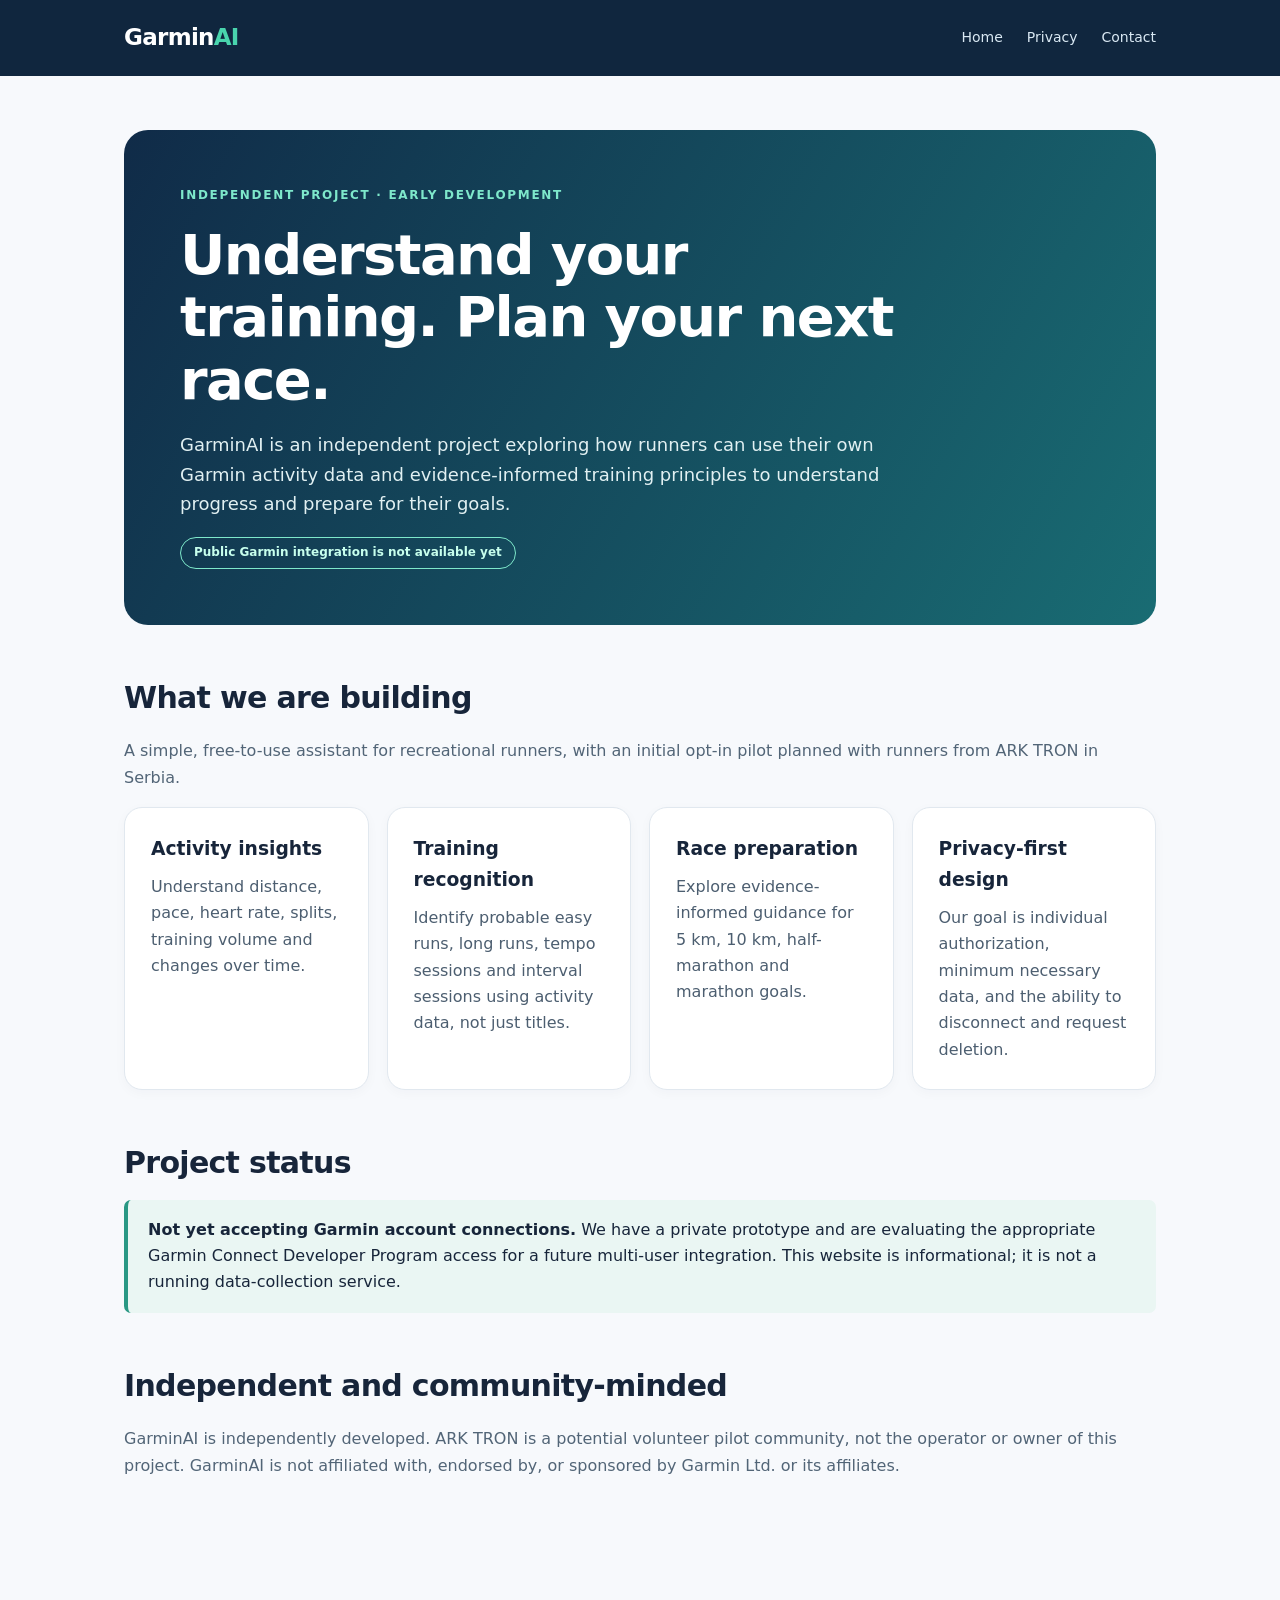
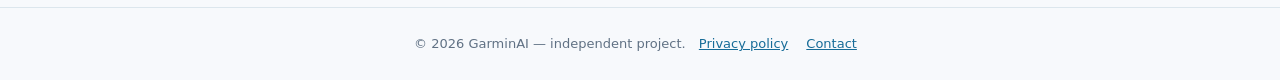
<file: index.html>
<!DOCTYPE html><html lang="en"><head><meta charset="UTF-8"><meta name="viewport" content="width=device-width,initial-scale=1"><meta name="description" content="GarminAI is an independent, free-to-use running analysis assistant currently under development."><title>GarminAI | Running insights grounded in your training</title><link rel="stylesheet" href="style.css"></head><body><header><nav><a class="brand" href="index.html">Garmin<span>AI</span></a><div class="links"><a href="index.html">Home</a><a href="privacy.html">Privacy</a><a href="contact.html">Contact</a></div></nav></header><main><section class="hero"><div class="eyebrow">Independent project · Early development</div><h1>Understand your training. Plan your next race.</h1><p>GarminAI is an independent project exploring how runners can use their own Garmin activity data and evidence-informed training principles to understand progress and prepare for their goals.</p><span class="pill">Public Garmin integration is not available yet</span></section><section class="section"><h2>What we are building</h2><p class="muted">A simple, free-to-use assistant for recreational runners, with an initial opt-in pilot planned with runners from ARK TRON in Serbia.</p><div class="grid"><article class="tile"><h3>Activity insights</h3><p>Understand distance, pace, heart rate, splits, training volume and changes over time.</p></article><article class="tile"><h3>Training recognition</h3><p>Identify probable easy runs, long runs, tempo sessions and interval sessions using activity data, not just titles.</p></article><article class="tile"><h3>Race preparation</h3><p>Explore evidence-informed guidance for 5 km, 10 km, half-marathon and marathon goals.</p></article><article class="tile"><h3>Privacy-first design</h3><p>Our goal is individual authorization, minimum necessary data, and the ability to disconnect and request deletion.</p></article></div></section><section class="section"><h2>Project status</h2><div class="note"><strong>Not yet accepting Garmin account connections.</strong> We have a private prototype and are evaluating the appropriate Garmin Connect Developer Program access for a future multi-user integration. This website is informational; it is not a running data-collection service.</div></section><section class="section"><h2>Independent and community-minded</h2><p class="muted">GarminAI is independently developed. ARK TRON is a potential volunteer pilot community, not the operator or owner of this project. GarminAI is not affiliated with, endorsed by, or sponsored by Garmin Ltd. or its affiliates.</p></section></main><footer>© 2026 GarminAI — independent project. <a href="privacy.html">Privacy policy</a><a href="contact.html">Contact</a></footer></body></html>
</file>
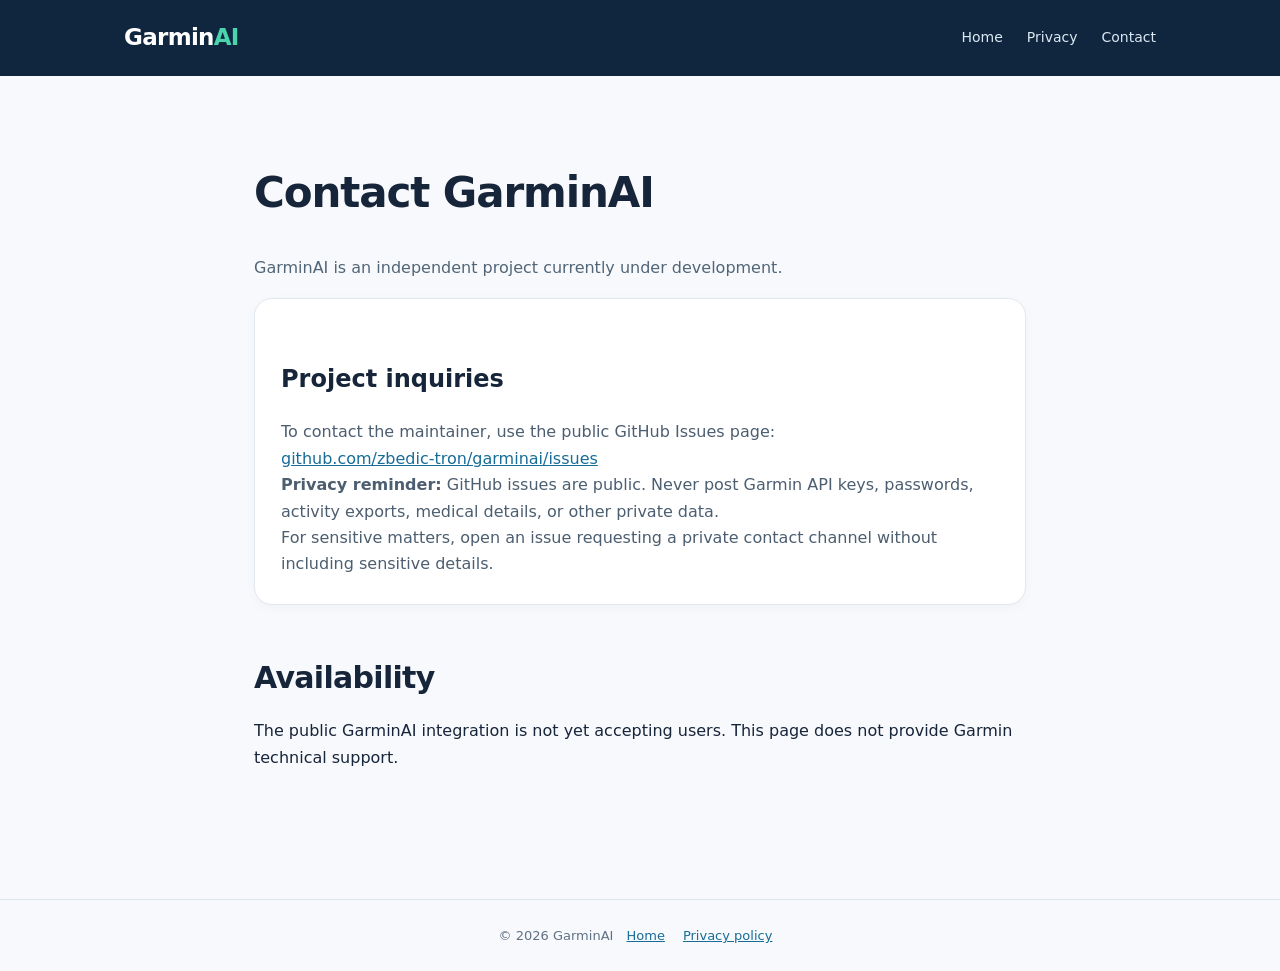
<file: contact.html>
<!DOCTYPE html><html lang="en"><head><meta charset="UTF-8"><meta name="viewport" content="width=device-width,initial-scale=1"><title>Contact | GarminAI</title><link rel="stylesheet" href="style.css"></head><body><header><nav><a class="brand" href="index.html">Garmin<span>AI</span></a><div class="links"><a href="index.html">Home</a><a href="privacy.html">Privacy</a><a href="contact.html">Contact</a></div></nav></header><main class="page"><h1>Contact GarminAI</h1><p class="muted">GarminAI is an independent project currently under development.</p><section class="tile"><h2>Project inquiries</h2><p>To contact the maintainer, use the public GitHub Issues page:</p><p><a href="https://github.com/zbedic-tron/garminai/issues">github.com/zbedic-tron/garminai/issues</a></p><p><strong>Privacy reminder:</strong> GitHub issues are public. Never post Garmin API keys, passwords, activity exports, medical details, or other private data.</p><p>For sensitive matters, open an issue requesting a private contact channel without including sensitive details.</p></section><section class="section"><h2>Availability</h2><p>The public GarminAI integration is not yet accepting users. This page does not provide Garmin technical support.</p></section></main><footer>© 2026 GarminAI <a href="index.html">Home</a><a href="privacy.html">Privacy policy</a></footer></body></html>
</file>
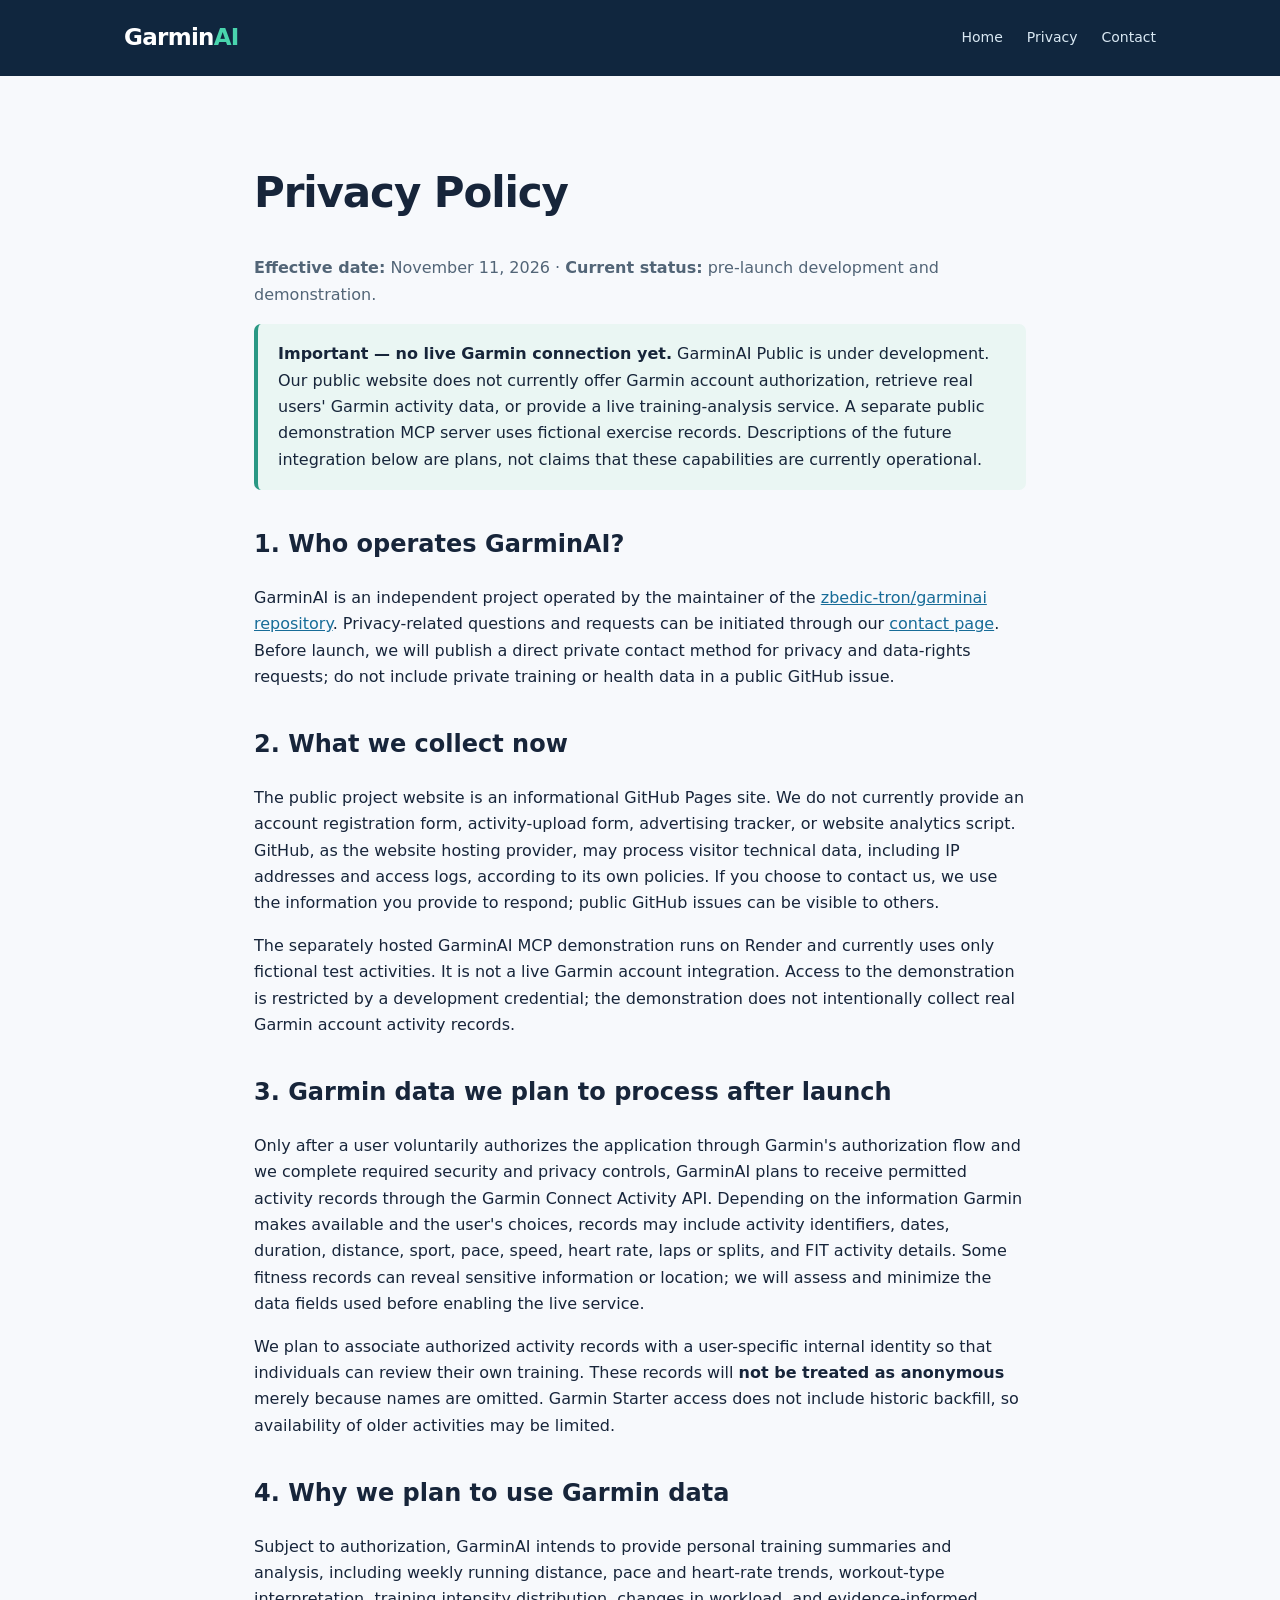
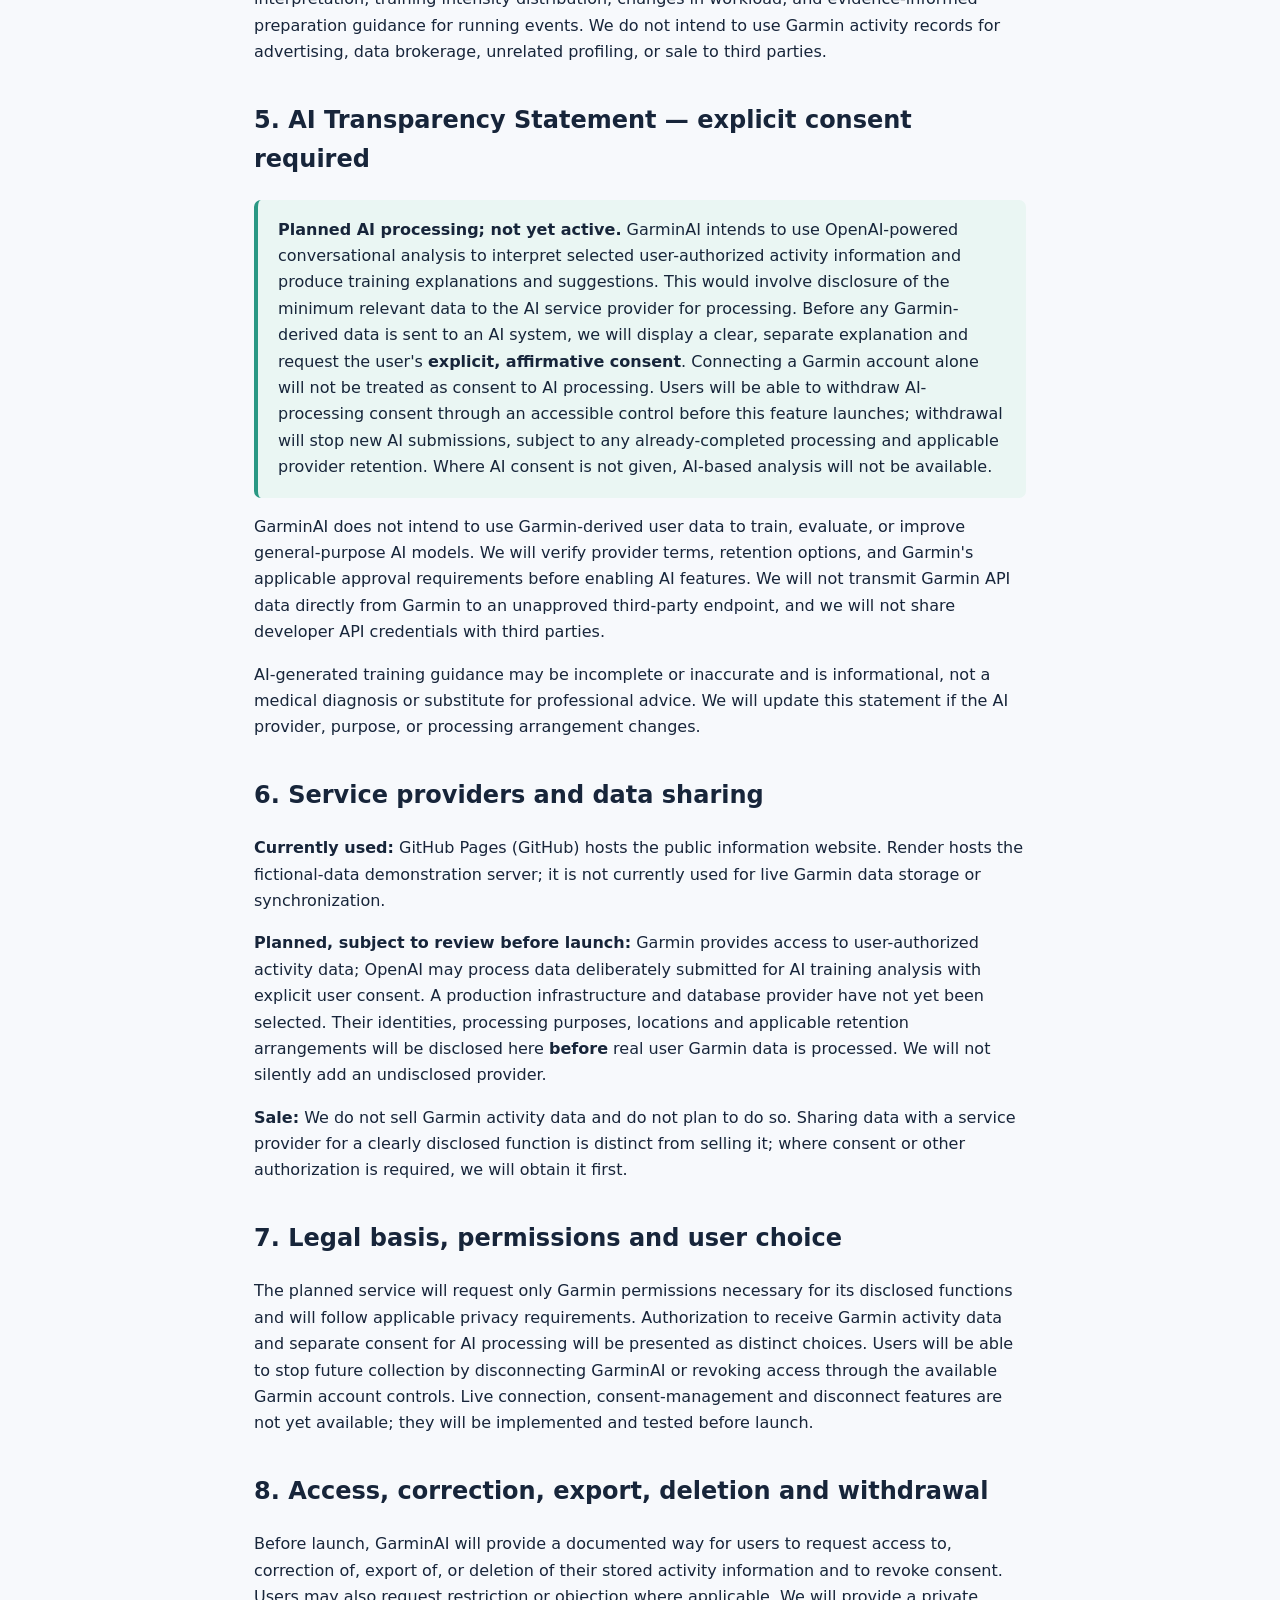
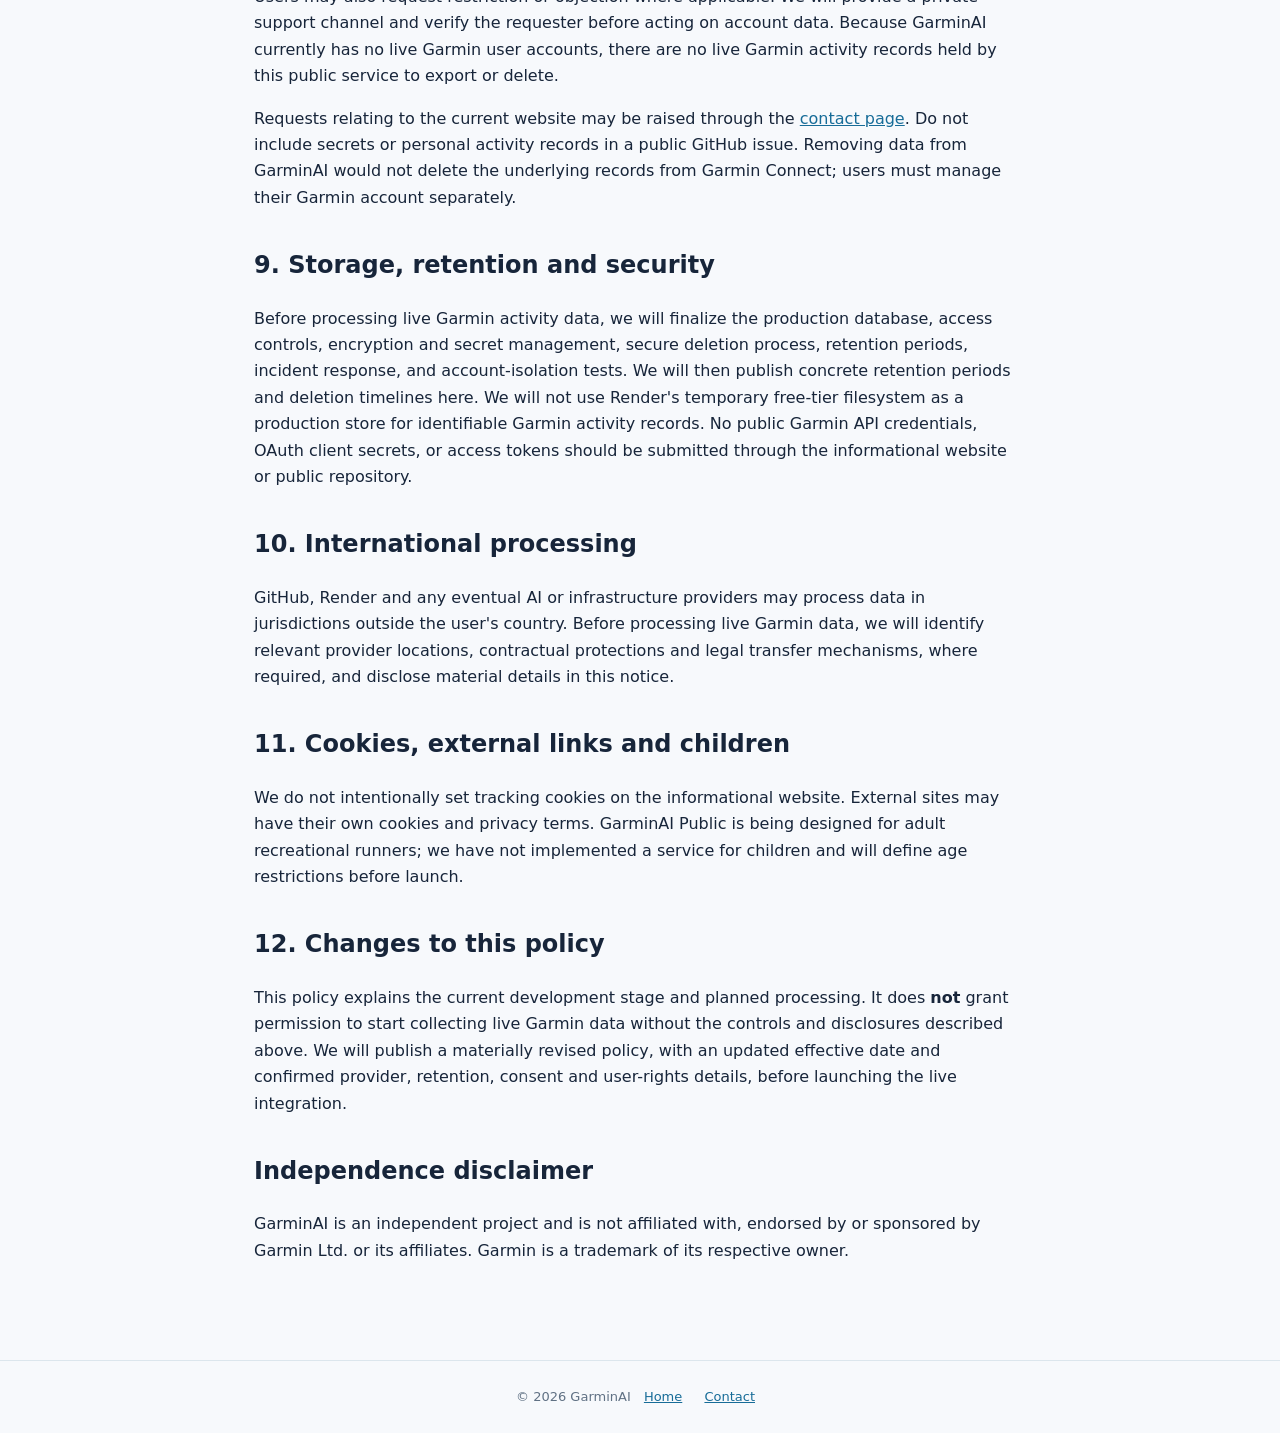
<file: privacy.html>
<!DOCTYPE html>
<html lang="en">
<head>
  <meta charset="UTF-8">
  <meta name="viewport" content="width=device-width, initial-scale=1">
  <meta name="description" content="GarminAI privacy policy, planned Garmin Connect integration, and AI transparency statement.">
  <title>Privacy Policy | GarminAI</title>
  <link rel="stylesheet" href="style.css">
</head>
<body>
<header>
  <nav>
    <a class="brand" href="index.html">Garmin<span>AI</span></a>
    <div class="links"><a href="index.html">Home</a><a href="privacy.html">Privacy</a><a href="contact.html">Contact</a></div>
  </nav>
</header>
<main class="page">
  <h1>Privacy Policy</h1>
  <p class="muted"><strong>Effective date:</strong> November 11, 2026 · <strong>Current status:</strong> pre-launch development and demonstration.</p>

  <div class="note"><strong>Important — no live Garmin connection yet.</strong> GarminAI Public is under development. Our public website does not currently offer Garmin account authorization, retrieve real users' Garmin activity data, or provide a live training-analysis service. A separate public demonstration MCP server uses fictional exercise records. Descriptions of the future integration below are plans, not claims that these capabilities are currently operational.</div>

  <h2>1. Who operates GarminAI?</h2>
  <p>GarminAI is an independent project operated by the maintainer of the <a href="https://github.com/zbedic-tron/garminai">zbedic-tron/garminai repository</a>. Privacy-related questions and requests can be initiated through our <a href="contact.html">contact page</a>. Before launch, we will publish a direct private contact method for privacy and data-rights requests; do not include private training or health data in a public GitHub issue.</p>

  <h2>2. What we collect now</h2>
  <p>The public project website is an informational GitHub Pages site. We do not currently provide an account registration form, activity-upload form, advertising tracker, or website analytics script. GitHub, as the website hosting provider, may process visitor technical data, including IP addresses and access logs, according to its own policies. If you choose to contact us, we use the information you provide to respond; public GitHub issues can be visible to others.</p>
  <p>The separately hosted GarminAI MCP demonstration runs on Render and currently uses only fictional test activities. It is not a live Garmin account integration. Access to the demonstration is restricted by a development credential; the demonstration does not intentionally collect real Garmin account activity records.</p>

  <h2>3. Garmin data we plan to process after launch</h2>
  <p>Only after a user voluntarily authorizes the application through Garmin's authorization flow and we complete required security and privacy controls, GarminAI plans to receive permitted activity records through the Garmin Connect Activity API. Depending on the information Garmin makes available and the user's choices, records may include activity identifiers, dates, duration, distance, sport, pace, speed, heart rate, laps or splits, and FIT activity details. Some fitness records can reveal sensitive information or location; we will assess and minimize the data fields used before enabling the live service.</p>
  <p>We plan to associate authorized activity records with a user-specific internal identity so that individuals can review their own training. These records will <strong>not be treated as anonymous</strong> merely because names are omitted. Garmin Starter access does not include historic backfill, so availability of older activities may be limited.</p>

  <h2>4. Why we plan to use Garmin data</h2>
  <p>Subject to authorization, GarminAI intends to provide personal training summaries and analysis, including weekly running distance, pace and heart-rate trends, workout-type interpretation, training intensity distribution, changes in workload, and evidence-informed preparation guidance for running events. We do not intend to use Garmin activity records for advertising, data brokerage, unrelated profiling, or sale to third parties.</p>

  <h2>5. AI Transparency Statement — explicit consent required</h2>
  <div class="note"><strong>Planned AI processing; not yet active.</strong> GarminAI intends to use OpenAI-powered conversational analysis to interpret selected user-authorized activity information and produce training explanations and suggestions. This would involve disclosure of the minimum relevant data to the AI service provider for processing. Before any Garmin-derived data is sent to an AI system, we will display a clear, separate explanation and request the user's <strong>explicit, affirmative consent</strong>. Connecting a Garmin account alone will not be treated as consent to AI processing. Users will be able to withdraw AI-processing consent through an accessible control before this feature launches; withdrawal will stop new AI submissions, subject to any already-completed processing and applicable provider retention. Where AI consent is not given, AI-based analysis will not be available.</div>
  <p>GarminAI does not intend to use Garmin-derived user data to train, evaluate, or improve general-purpose AI models. We will verify provider terms, retention options, and Garmin's applicable approval requirements before enabling AI features. We will not transmit Garmin API data directly from Garmin to an unapproved third-party endpoint, and we will not share developer API credentials with third parties.</p>
  <p>AI-generated training guidance may be incomplete or inaccurate and is informational, not a medical diagnosis or substitute for professional advice. We will update this statement if the AI provider, purpose, or processing arrangement changes.</p>

  <h2>6. Service providers and data sharing</h2>
  <p><strong>Currently used:</strong> GitHub Pages (GitHub) hosts the public information website. Render hosts the fictional-data demonstration server; it is not currently used for live Garmin data storage or synchronization.</p>
  <p><strong>Planned, subject to review before launch:</strong> Garmin provides access to user-authorized activity data; OpenAI may process data deliberately submitted for AI training analysis with explicit user consent. A production infrastructure and database provider have not yet been selected. Their identities, processing purposes, locations and applicable retention arrangements will be disclosed here <strong>before</strong> real user Garmin data is processed. We will not silently add an undisclosed provider.</p>
  <p><strong>Sale:</strong> We do not sell Garmin activity data and do not plan to do so. Sharing data with a service provider for a clearly disclosed function is distinct from selling it; where consent or other authorization is required, we will obtain it first.</p>

  <h2>7. Legal basis, permissions and user choice</h2>
  <p>The planned service will request only Garmin permissions necessary for its disclosed functions and will follow applicable privacy requirements. Authorization to receive Garmin activity data and separate consent for AI processing will be presented as distinct choices. Users will be able to stop future collection by disconnecting GarminAI or revoking access through the available Garmin account controls. Live connection, consent-management and disconnect features are not yet available; they will be implemented and tested before launch.</p>

  <h2>8. Access, correction, export, deletion and withdrawal</h2>
  <p>Before launch, GarminAI will provide a documented way for users to request access to, correction of, export of, or deletion of their stored activity information and to revoke consent. Users may also request restriction or objection where applicable. We will provide a private support channel and verify the requester before acting on account data. Because GarminAI currently has no live Garmin user accounts, there are no live Garmin activity records held by this public service to export or delete.</p>
  <p>Requests relating to the current website may be raised through the <a href="contact.html">contact page</a>. Do not include secrets or personal activity records in a public GitHub issue. Removing data from GarminAI would not delete the underlying records from Garmin Connect; users must manage their Garmin account separately.</p>

  <h2>9. Storage, retention and security</h2>
  <p>Before processing live Garmin activity data, we will finalize the production database, access controls, encryption and secret management, secure deletion process, retention periods, incident response, and account-isolation tests. We will then publish concrete retention periods and deletion timelines here. We will not use Render's temporary free-tier filesystem as a production store for identifiable Garmin activity records. No public Garmin API credentials, OAuth client secrets, or access tokens should be submitted through the informational website or public repository.</p>

  <h2>10. International processing</h2>
  <p>GitHub, Render and any eventual AI or infrastructure providers may process data in jurisdictions outside the user's country. Before processing live Garmin data, we will identify relevant provider locations, contractual protections and legal transfer mechanisms, where required, and disclose material details in this notice.</p>

  <h2>11. Cookies, external links and children</h2>
  <p>We do not intentionally set tracking cookies on the informational website. External sites may have their own cookies and privacy terms. GarminAI Public is being designed for adult recreational runners; we have not implemented a service for children and will define age restrictions before launch.</p>

  <h2>12. Changes to this policy</h2>
  <p>This policy explains the current development stage and planned processing. It does <strong>not</strong> grant permission to start collecting live Garmin data without the controls and disclosures described above. We will publish a materially revised policy, with an updated effective date and confirmed provider, retention, consent and user-rights details, before launching the live integration.</p>

  <h2>Independence disclaimer</h2>
  <p>GarminAI is an independent project and is not affiliated with, endorsed by or sponsored by Garmin Ltd. or its affiliates. Garmin is a trademark of its respective owner.</p>
</main>
<footer>© 2026 GarminAI <a href="index.html">Home</a> <a href="contact.html">Contact</a></footer>
</body>
</html>
</file>
<file: style.css>
:root{font-family:Inter,ui-sans-serif,system-ui,-apple-system,'Segoe UI',sans-serif;color:#17253a;background:#f7f9fc}*{box-sizing:border-box}body{margin:0;line-height:1.65}a{color:#176c98}a:focus-visible{outline:3px solid #f9ae42}header{background:#10263e;color:#fff}nav{max-width:1080px;margin:auto;display:flex;align-items:center;justify-content:space-between;padding:19px 24px;gap:20px;flex-wrap:wrap}.brand{font-size:23px;font-weight:800;letter-spacing:-.7px;color:#fff;text-decoration:none}.brand span{color:#49d4ad}nav .links{display:flex;gap:24px}nav .links a{color:#d9e8f3;text-decoration:none;font-size:14px}nav .links a:hover{text-decoration:underline}main{max-width:1080px;margin:auto;padding:54px 24px 80px}.hero{background:linear-gradient(120deg,#102b48,#196c73);border-radius:24px;padding:56px;color:white;margin-bottom:36px}.eyebrow{text-transform:uppercase;letter-spacing:1.7px;color:#7ee8cb;font-size:12px;font-weight:800}.hero h1{font-size:clamp(34px,5vw,56px);line-height:1.12;letter-spacing:-1.6px;max-width:770px;margin:18px 0}.hero p{max-width:710px;color:#e1f0f2;font-size:18px}.pill{display:inline-flex;align-items:center;border:1px solid #7ee8cb;color:#c7ffed;border-radius:999px;padding:5px 13px;font-size:12px;font-weight:700}.grid{display:grid;grid-template-columns:repeat(auto-fit,minmax(230px,1fr));gap:18px}.tile{background:white;border:1px solid #e1e8ef;border-radius:18px;padding:26px;box-shadow:0 3px 12px #11284108}.tile h3{margin:0 0 9px}.tile p{margin:0;color:#4c5e70}.section{margin:48px 0}.section h2{font-size:30px;letter-spacing:-.7px;margin-bottom:12px}.muted{color:#526577}.note{border-left:4px solid #2a9884;background:#eaf6f3;padding:17px 20px;border-radius:7px}.page{max-width:820px}.page h1{font-size:42px;letter-spacing:-1.1px}.page h2{margin-top:35px}.page li{margin:8px 0}footer{border-top:1px solid #dce6ed;padding:25px 24px;text-align:center;color:#607184;font-size:13px}footer a{margin:0 9px}@media(max-width:600px){.hero{padding:34px 26px}main{padding-top:25px}}
</file>
